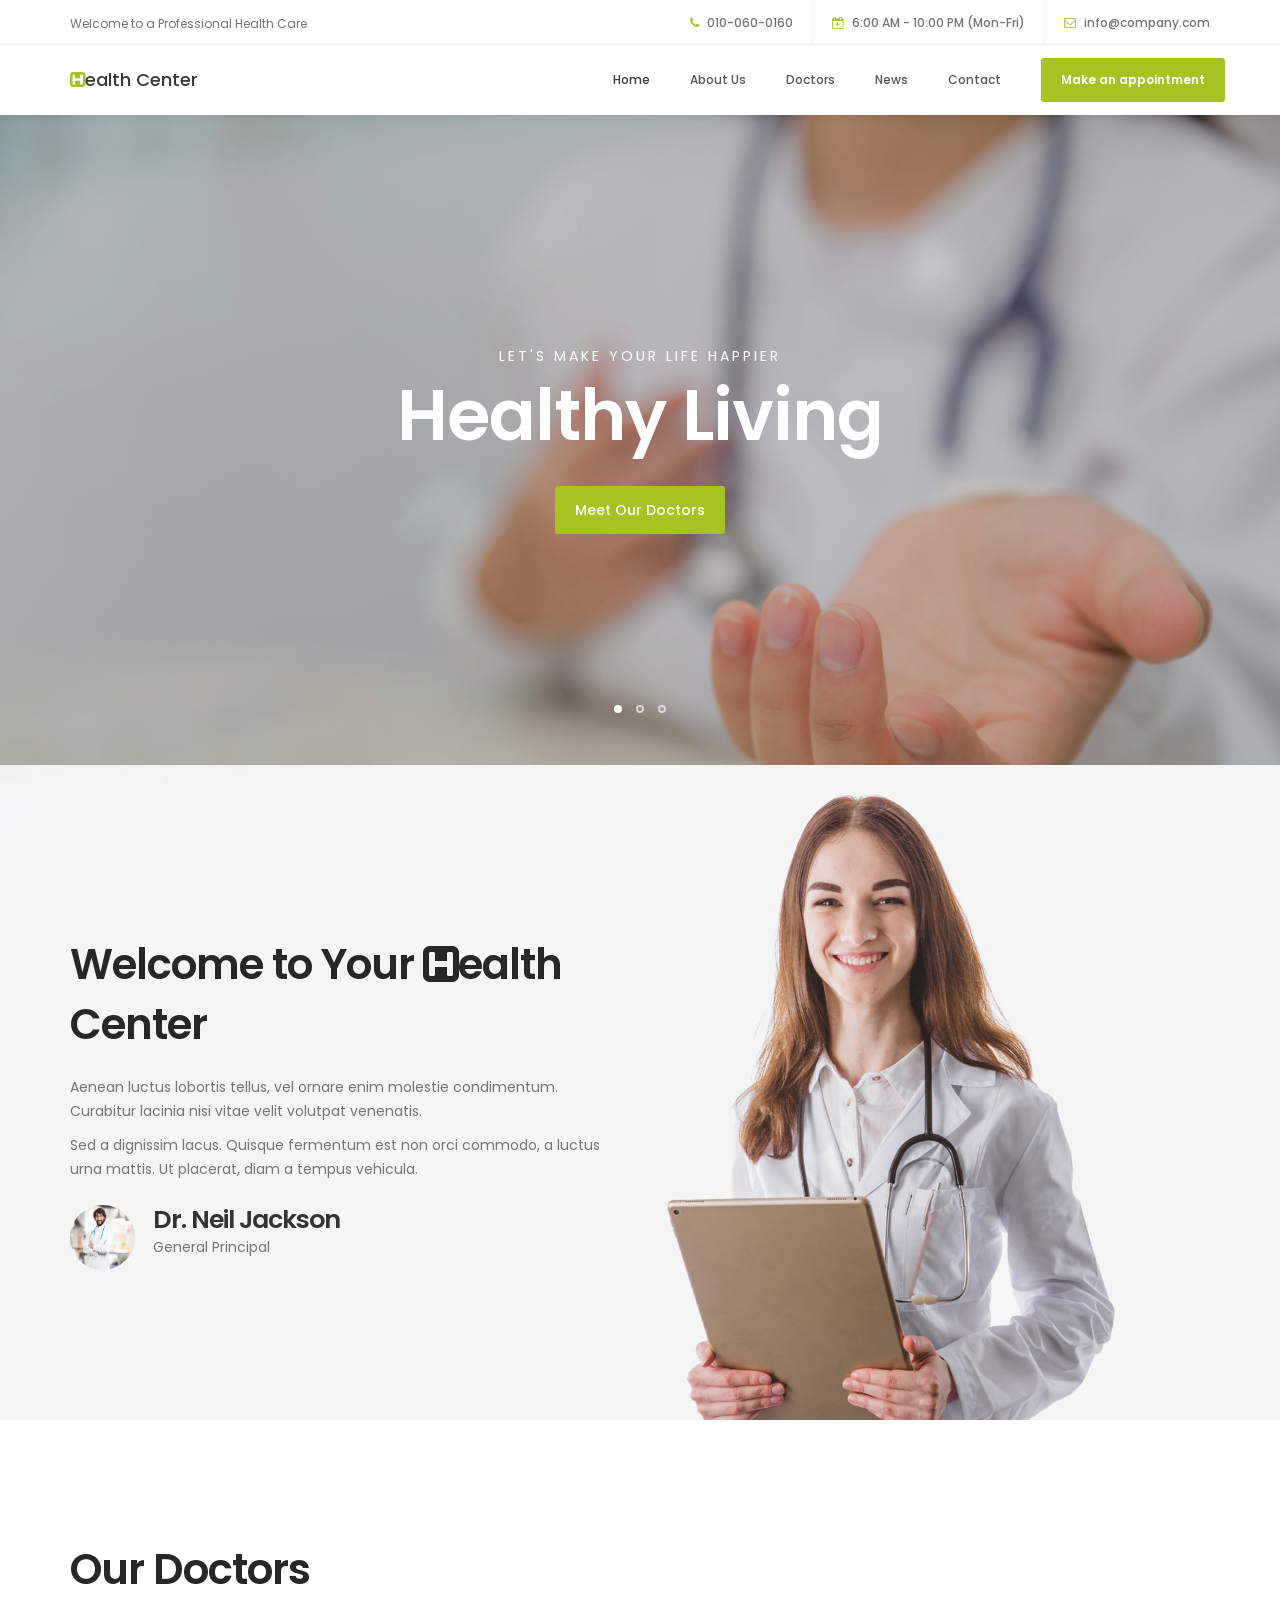
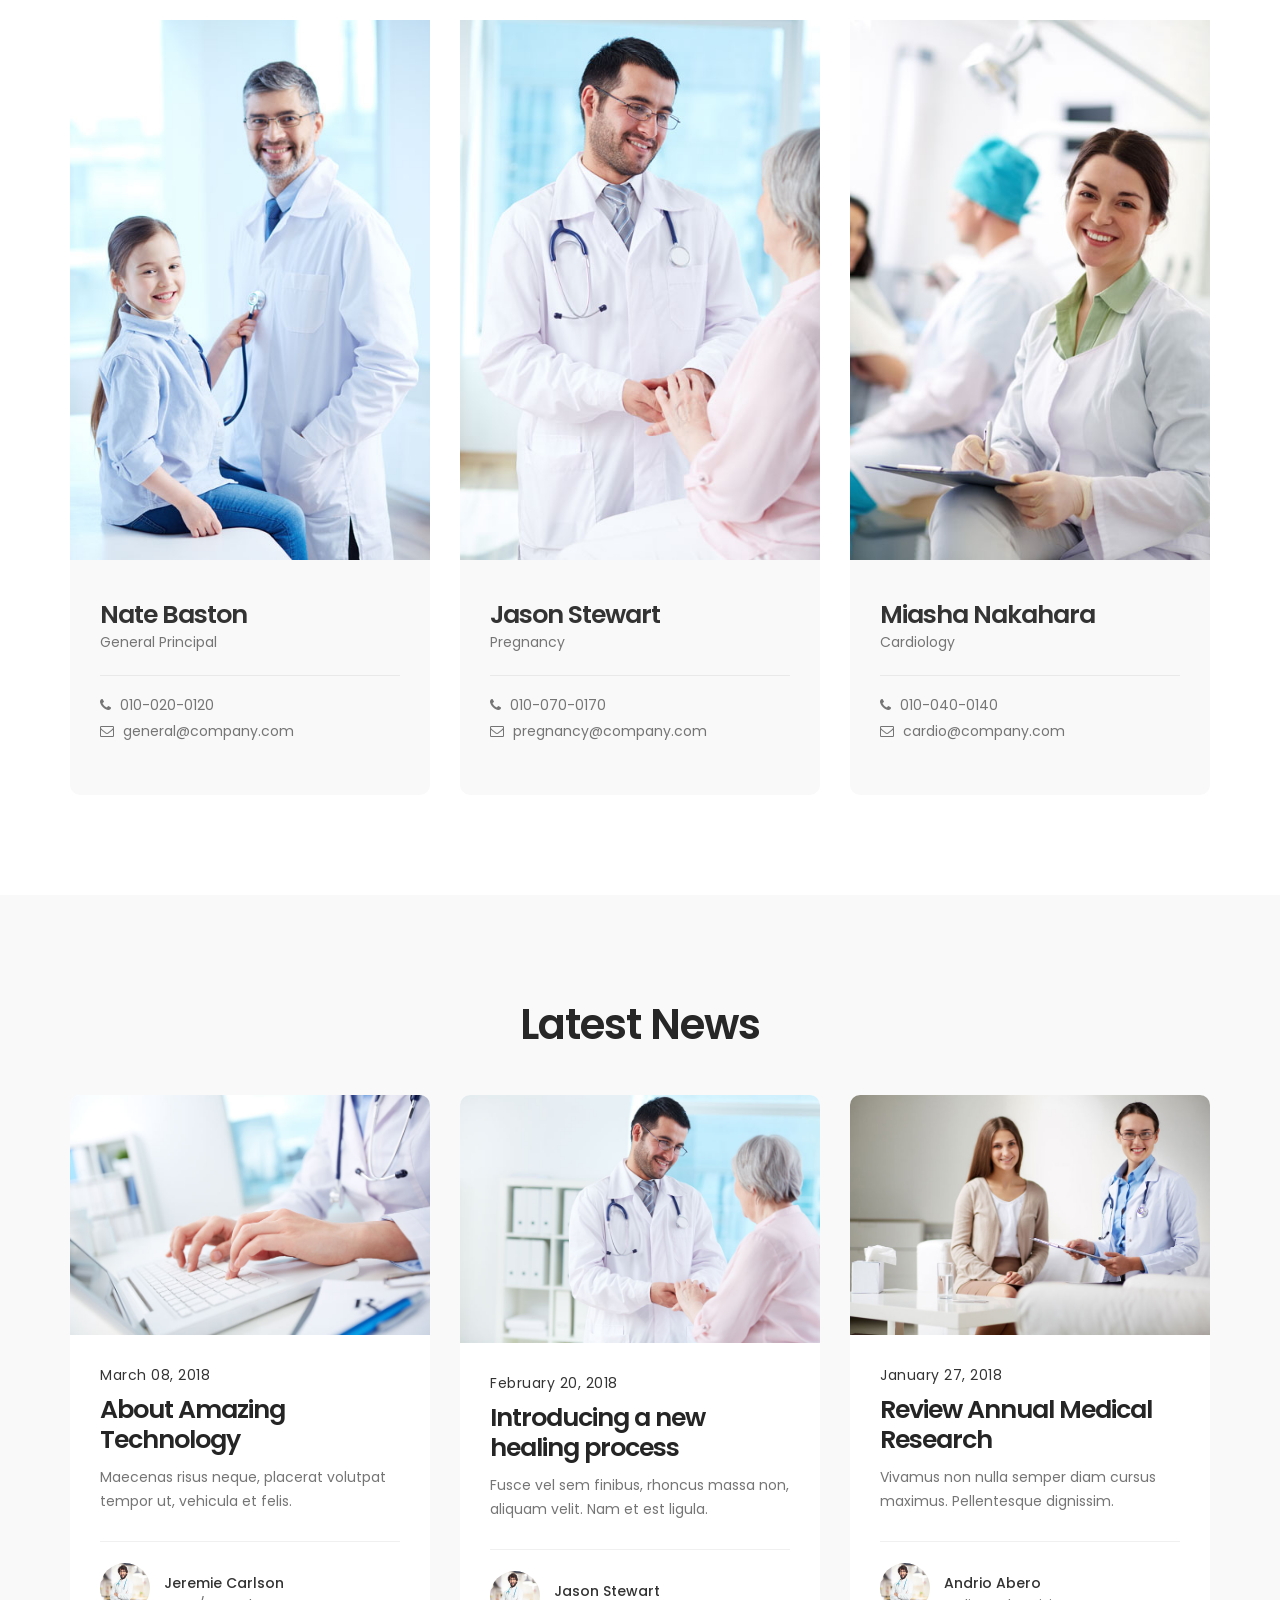
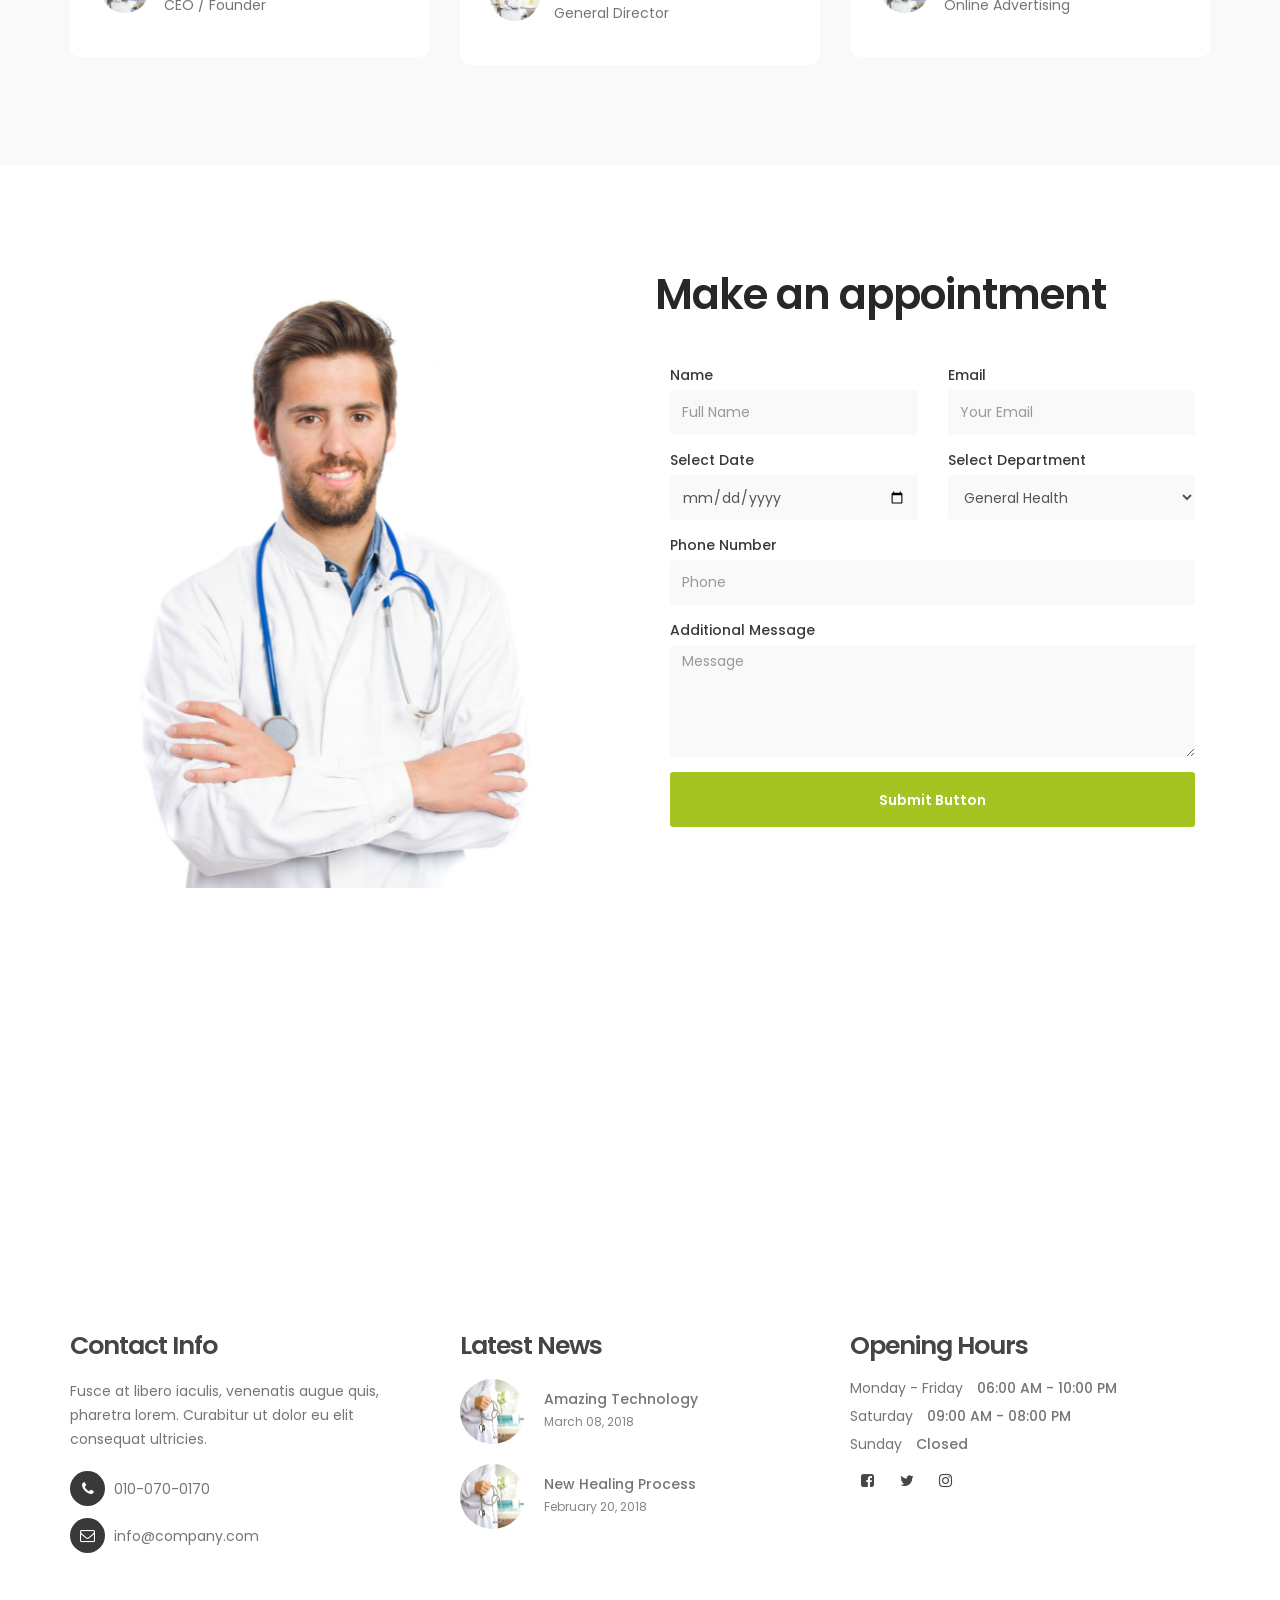
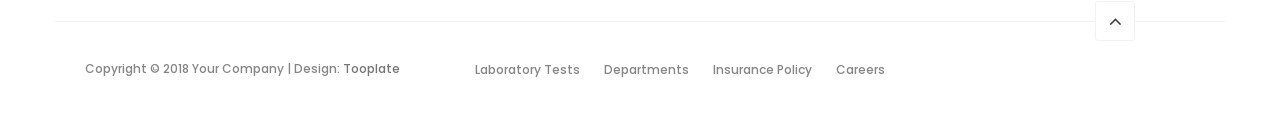
<file: 2098_health/index.html>
<!DOCTYPE html>
<html lang="en">
<head>

     <title>Health - Medical Website Template</title>
<!--

Template 2098 Health

http://www.tooplate.com/view/2098-health

-->
     <meta charset="UTF-8">
     <meta http-equiv="X-UA-Compatible" content="IE=Edge">
     <meta name="description" content="">
     <meta name="keywords" content="">
     <meta name="author" content="Tooplate">
     <meta name="viewport" content="width=device-width, initial-scale=1, maximum-scale=1">

     <link rel="stylesheet" href="css/bootstrap.min.css">
     <link rel="stylesheet" href="css/font-awesome.min.css">
     <link rel="stylesheet" href="css/animate.css">
     <link rel="stylesheet" href="css/owl.carousel.css">
     <link rel="stylesheet" href="css/owl.theme.default.min.css">

     <!-- MAIN CSS -->
     <link rel="stylesheet" href="css/tooplate-style.css">

</head>
<body id="top" data-spy="scroll" data-target=".navbar-collapse" data-offset="50">

     <!-- PRE LOADER -->
     <section class="preloader">
          <div class="spinner">

               <span class="spinner-rotate"></span>
               
          </div>
     </section>


     <!-- HEADER -->
     <header>
          <div class="container">
               <div class="row">

                    <div class="col-md-4 col-sm-5">
                         <p>Welcome to a Professional Health Care</p>
                    </div>
                         
                    <div class="col-md-8 col-sm-7 text-align-right">
                         <span class="phone-icon"><i class="fa fa-phone"></i> 010-060-0160</span>
                         <span class="date-icon"><i class="fa fa-calendar-plus-o"></i> 6:00 AM - 10:00 PM (Mon-Fri)</span>
                         <span class="email-icon"><i class="fa fa-envelope-o"></i> <a href="#">info@company.com</a></span>
                    </div>

               </div>
          </div>
     </header>


     <!-- MENU -->
     <section class="navbar navbar-default navbar-static-top" role="navigation">
          <div class="container">

               <div class="navbar-header">
                    <button class="navbar-toggle" data-toggle="collapse" data-target=".navbar-collapse">
                         <span class="icon icon-bar"></span>
                         <span class="icon icon-bar"></span>
                         <span class="icon icon-bar"></span>
                    </button>

                    <!-- lOGO TEXT HERE -->
                    <a href="index.html" class="navbar-brand"><i class="fa fa-h-square"></i>ealth Center</a>
               </div>

               <!-- MENU LINKS -->
               <div class="collapse navbar-collapse">
                    <ul class="nav navbar-nav navbar-right">
                         <li><a href="#top" class="smoothScroll">Home</a></li>
                         <li><a href="#about" class="smoothScroll">About Us</a></li>
                         <li><a href="#team" class="smoothScroll">Doctors</a></li>
                         <li><a href="#news" class="smoothScroll">News</a></li>
                         <li><a href="#google-map" class="smoothScroll">Contact</a></li>
                         <li class="appointment-btn"><a href="#appointment">Make an appointment</a></li>
                    </ul>
               </div>

          </div>
     </section>


     <!-- HOME -->
     <section id="home" class="slider" data-stellar-background-ratio="0.5">
          <div class="container">
               <div class="row">

                         <div class="owl-carousel owl-theme">
                              <div class="item item-first">
                                   <div class="caption">
                                        <div class="col-md-offset-1 col-md-10">
                                             <h3>Let's make your life happier</h3>
                                             <h1>Healthy Living</h1>
                                             <a href="#team" class="section-btn btn btn-default smoothScroll">Meet Our Doctors</a>
                                        </div>
                                   </div>
                              </div>

                              <div class="item item-second">
                                   <div class="caption">
                                        <div class="col-md-offset-1 col-md-10">
                                             <h3>Aenean luctus lobortis tellus</h3>
                                             <h1>New Lifestyle</h1>
                                             <a href="#about" class="section-btn btn btn-default btn-gray smoothScroll">More About Us</a>
                                        </div>
                                   </div>
                              </div>

                              <div class="item item-third">
                                   <div class="caption">
                                        <div class="col-md-offset-1 col-md-10">
                                             <h3>Pellentesque nec libero nisi</h3>
                                             <h1>Your Health Benefits</h1>
                                             <a href="#news" class="section-btn btn btn-default btn-blue smoothScroll">Read Stories</a>
                                        </div>
                                   </div>
                              </div>
                         </div>

               </div>
          </div>
     </section>


     <!-- ABOUT -->
     <section id="about">
          <div class="container">
               <div class="row">

                    <div class="col-md-6 col-sm-6">
                         <div class="about-info">
                              <h2 class="wow fadeInUp" data-wow-delay="0.6s">Welcome to Your <i class="fa fa-h-square"></i>ealth Center</h2>
                              <div class="wow fadeInUp" data-wow-delay="0.8s">
                                   <p>Aenean luctus lobortis tellus, vel ornare enim molestie condimentum. Curabitur lacinia nisi vitae velit volutpat venenatis.</p>
                                   <p>Sed a dignissim lacus. Quisque fermentum est non orci commodo, a luctus urna mattis. Ut placerat, diam a tempus vehicula.</p>
                              </div>
                              <figure class="profile wow fadeInUp" data-wow-delay="1s">
                                   <img src="images/author-image.jpg" class="img-responsive" alt="">
                                   <figcaption>
                                        <h3>Dr. Neil Jackson</h3>
                                        <p>General Principal</p>
                                   </figcaption>
                              </figure>
                         </div>
                    </div>
                    
               </div>
          </div>
     </section>


     <!-- TEAM -->
     <section id="team" data-stellar-background-ratio="1">
          <div class="container">
               <div class="row">

                    <div class="col-md-6 col-sm-6">
                         <div class="about-info">
                              <h2 class="wow fadeInUp" data-wow-delay="0.1s">Our Doctors</h2>
                         </div>
                    </div>

                    <div class="clearfix"></div>

                    <div class="col-md-4 col-sm-6">
                         <div class="team-thumb wow fadeInUp" data-wow-delay="0.2s">
                              <img src="images/team-image1.jpg" class="img-responsive" alt="">

                                   <div class="team-info">
                                        <h3>Nate Baston</h3>
                                        <p>General Principal</p>
                                        <div class="team-contact-info">
                                             <p><i class="fa fa-phone"></i> 010-020-0120</p>
                                             <p><i class="fa fa-envelope-o"></i> <a href="#">general@company.com</a></p>
                                        </div>
                                        <ul class="social-icon">
                                             <li><a href="#" class="fa fa-linkedin-square"></a></li>
                                             <li><a href="#" class="fa fa-envelope-o"></a></li>
                                        </ul>
                                   </div>

                         </div>
                    </div>

                    <div class="col-md-4 col-sm-6">
                         <div class="team-thumb wow fadeInUp" data-wow-delay="0.4s">
                              <img src="images/team-image2.jpg" class="img-responsive" alt="">

                                   <div class="team-info">
                                        <h3>Jason Stewart</h3>
                                        <p>Pregnancy</p>
                                        <div class="team-contact-info">
                                             <p><i class="fa fa-phone"></i> 010-070-0170</p>
                                             <p><i class="fa fa-envelope-o"></i> <a href="#">pregnancy@company.com</a></p>
                                        </div>
                                        <ul class="social-icon">
                                             <li><a href="#" class="fa fa-facebook-square"></a></li>
                                             <li><a href="#" class="fa fa-envelope-o"></a></li>
                                             <li><a href="#" class="fa fa-flickr"></a></li>
                                        </ul>
                                   </div>

                         </div>
                    </div>

                    <div class="col-md-4 col-sm-6">
                         <div class="team-thumb wow fadeInUp" data-wow-delay="0.6s">
                              <img src="images/team-image3.jpg" class="img-responsive" alt="">

                                   <div class="team-info">
                                        <h3>Miasha Nakahara</h3>
                                        <p>Cardiology</p>
                                        <div class="team-contact-info">
                                             <p><i class="fa fa-phone"></i> 010-040-0140</p>
                                             <p><i class="fa fa-envelope-o"></i> <a href="#">cardio@company.com</a></p>
                                        </div>
                                        <ul class="social-icon">
                                             <li><a href="#" class="fa fa-twitter"></a></li>
                                             <li><a href="#" class="fa fa-envelope-o"></a></li>
                                        </ul>
                                   </div>

                         </div>
                    </div>
                    
               </div>
          </div>
     </section>


     <!-- NEWS -->
     <section id="news" data-stellar-background-ratio="2.5">
          <div class="container">
               <div class="row">

                    <div class="col-md-12 col-sm-12">
                         <!-- SECTION TITLE -->
                         <div class="section-title wow fadeInUp" data-wow-delay="0.1s">
                              <h2>Latest News</h2>
                         </div>
                    </div>

                    <div class="col-md-4 col-sm-6">
                         <!-- NEWS THUMB -->
                         <div class="news-thumb wow fadeInUp" data-wow-delay="0.4s">
                              <a href="news-detail.html">
                                   <img src="images/news-image1.jpg" class="img-responsive" alt="">
                              </a>
                              <div class="news-info">
                                   <span>March 08, 2018</span>
                                   <h3><a href="news-detail.html">About Amazing Technology</a></h3>
                                   <p>Maecenas risus neque, placerat volutpat tempor ut, vehicula et felis.</p>
                                   <div class="author">
                                        <img src="images/author-image.jpg" class="img-responsive" alt="">
                                        <div class="author-info">
                                             <h5>Jeremie Carlson</h5>
                                             <p>CEO / Founder</p>
                                        </div>
                                   </div>
                              </div>
                         </div>
                    </div>

                    <div class="col-md-4 col-sm-6">
                         <!-- NEWS THUMB -->
                         <div class="news-thumb wow fadeInUp" data-wow-delay="0.6s">
                              <a href="news-detail.html">
                                   <img src="images/news-image2.jpg" class="img-responsive" alt="">
                              </a>
                              <div class="news-info">
                                   <span>February 20, 2018</span>
                                   <h3><a href="news-detail.html">Introducing a new healing process</a></h3>
                                   <p>Fusce vel sem finibus, rhoncus massa non, aliquam velit. Nam et est ligula.</p>
                                   <div class="author">
                                        <img src="images/author-image.jpg" class="img-responsive" alt="">
                                        <div class="author-info">
                                             <h5>Jason Stewart</h5>
                                             <p>General Director</p>
                                        </div>
                                   </div>
                              </div>
                         </div>
                    </div>

                    <div class="col-md-4 col-sm-6">
                         <!-- NEWS THUMB -->
                         <div class="news-thumb wow fadeInUp" data-wow-delay="0.8s">
                              <a href="news-detail.html">
                                   <img src="images/news-image3.jpg" class="img-responsive" alt="">
                              </a>
                              <div class="news-info">
                                   <span>January 27, 2018</span>
                                   <h3><a href="news-detail.html">Review Annual Medical Research</a></h3>
                                   <p>Vivamus non nulla semper diam cursus maximus. Pellentesque dignissim.</p>
                                   <div class="author">
                                        <img src="images/author-image.jpg" class="img-responsive" alt="">
                                        <div class="author-info">
                                             <h5>Andrio Abero</h5>
                                             <p>Online Advertising</p>
                                        </div>
                                   </div>
                              </div>
                         </div>
                    </div>

               </div>
          </div>
     </section>


     <!-- MAKE AN APPOINTMENT -->
     <section id="appointment" data-stellar-background-ratio="3">
          <div class="container">
               <div class="row">

                    <div class="col-md-6 col-sm-6">
                         <img src="images/appointment-image.jpg" class="img-responsive" alt="">
                    </div>

                    <div class="col-md-6 col-sm-6">
                         <!-- CONTACT FORM HERE -->
                         <form id="appointment-form" role="form" method="post" action="#">

                              <!-- SECTION TITLE -->
                              <div class="section-title wow fadeInUp" data-wow-delay="0.4s">
                                   <h2>Make an appointment</h2>
                              </div>

                              <div class="wow fadeInUp" data-wow-delay="0.8s">
                                   <div class="col-md-6 col-sm-6">
                                        <label for="name">Name</label>
                                        <input type="text" class="form-control" id="name" name="name" placeholder="Full Name">
                                   </div>

                                   <div class="col-md-6 col-sm-6">
                                        <label for="email">Email</label>
                                        <input type="email" class="form-control" id="email" name="email" placeholder="Your Email">
                                   </div>

                                   <div class="col-md-6 col-sm-6">
                                        <label for="date">Select Date</label>
                                        <input type="date" name="date" value="" class="form-control">
                                   </div>

                                   <div class="col-md-6 col-sm-6">
                                        <label for="select">Select Department</label>
                                        <select class="form-control">
                                             <option>General Health</option>
                                             <option>Cardiology</option>
                                             <option>Dental</option>
                                             <option>Medical Research</option>
                                        </select>
                                   </div>

                                   <div class="col-md-12 col-sm-12">
                                        <label for="telephone">Phone Number</label>
                                        <input type="tel" class="form-control" id="phone" name="phone" placeholder="Phone">
                                        <label for="Message">Additional Message</label>
                                        <textarea class="form-control" rows="5" id="message" name="message" placeholder="Message"></textarea>
                                        <button type="submit" class="form-control" id="cf-submit" name="submit">Submit Button</button>
                                   </div>
                              </div>
                        </form>
                    </div>

               </div>
          </div>
     </section>


     <!-- GOOGLE MAP -->
     <section id="google-map">
     <!-- How to change your own map point
            1. Go to Google Maps
            2. Click on your location point
            3. Click "Share" and choose "Embed map" tab
            4. Copy only URL and paste it within the src="" field below
	-->
          <iframe src="https://www.google.com/maps/embed?pb=!1m18!1m12!1m3!1d3647.3030413476204!2d100.5641230193719!3d13.757206847615207!2m3!1f0!2f0!3f0!3m2!1i1024!2i768!4f13.1!3m3!1m2!1s0x0%3A0xf51ce6427b7918fc!2sG+Tower!5e0!3m2!1sen!2sth!4v1510722015945" width="100%" height="350" frameborder="0" style="border:0" allowfullscreen></iframe>
     </section>           


     <!-- FOOTER -->
     <footer data-stellar-background-ratio="5">
          <div class="container">
               <div class="row">

                    <div class="col-md-4 col-sm-4">
                         <div class="footer-thumb"> 
                              <h4 class="wow fadeInUp" data-wow-delay="0.4s">Contact Info</h4>
                              <p>Fusce at libero iaculis, venenatis augue quis, pharetra lorem. Curabitur ut dolor eu elit consequat ultricies.</p>

                              <div class="contact-info">
                                   <p><i class="fa fa-phone"></i> 010-070-0170</p>
                                   <p><i class="fa fa-envelope-o"></i> <a href="#">info@company.com</a></p>
                              </div>
                         </div>
                    </div>

                    <div class="col-md-4 col-sm-4"> 
                         <div class="footer-thumb"> 
                              <h4 class="wow fadeInUp" data-wow-delay="0.4s">Latest News</h4>
                              <div class="latest-stories">
                                   <div class="stories-image">
                                        <a href="#"><img src="images/news-image.jpg" class="img-responsive" alt=""></a>
                                   </div>
                                   <div class="stories-info">
                                        <a href="#"><h5>Amazing Technology</h5></a>
                                        <span>March 08, 2018</span>
                                   </div>
                              </div>

                              <div class="latest-stories">
                                   <div class="stories-image">
                                        <a href="#"><img src="images/news-image.jpg" class="img-responsive" alt=""></a>
                                   </div>
                                   <div class="stories-info">
                                        <a href="#"><h5>New Healing Process</h5></a>
                                        <span>February 20, 2018</span>
                                   </div>
                              </div>
                         </div>
                    </div>

                    <div class="col-md-4 col-sm-4"> 
                         <div class="footer-thumb">
                              <div class="opening-hours">
                                   <h4 class="wow fadeInUp" data-wow-delay="0.4s">Opening Hours</h4>
                                   <p>Monday - Friday <span>06:00 AM - 10:00 PM</span></p>
                                   <p>Saturday <span>09:00 AM - 08:00 PM</span></p>
                                   <p>Sunday <span>Closed</span></p>
                              </div> 

                              <ul class="social-icon">
                                   <li><a href="#" class="fa fa-facebook-square" attr="facebook icon"></a></li>
                                   <li><a href="#" class="fa fa-twitter"></a></li>
                                   <li><a href="#" class="fa fa-instagram"></a></li>
                              </ul>
                         </div>
                    </div>

                    <div class="col-md-12 col-sm-12 border-top">
                         <div class="col-md-4 col-sm-6">
                              <div class="copyright-text"> 
                                   <p>Copyright &copy; 2018 Your Company 
                                   
                                   | Design: <a rel="nofollow" href="https://www.facebook.com/tooplate" target="_parent">Tooplate</a></p>
                              </div>
                         </div>
                         <div class="col-md-6 col-sm-6">
                              <div class="footer-link"> 
                                   <a href="#">Laboratory Tests</a>
                                   <a href="#">Departments</a>
                                   <a href="#">Insurance Policy</a>
                                   <a href="#">Careers</a>
                              </div>
                         </div>
                         <div class="col-md-2 col-sm-2 text-align-center">
                              <div class="angle-up-btn"> 
                                  <a href="#top" class="smoothScroll wow fadeInUp" data-wow-delay="1.2s"><i class="fa fa-angle-up"></i></a>
                              </div>
                         </div>   
                    </div>
                    
               </div>
          </div>
     </footer>

     <!-- SCRIPTS -->
     <script src="js/jquery.js"></script>
     <script src="js/bootstrap.min.js"></script>
     <script src="js/jquery.sticky.js"></script>
     <script src="js/jquery.stellar.min.js"></script>
     <script src="js/wow.min.js"></script>
     <script src="js/smoothscroll.js"></script>
     <script src="js/owl.carousel.min.js"></script>
     <script src="js/custom.js"></script>

</body>
</html>
</file>
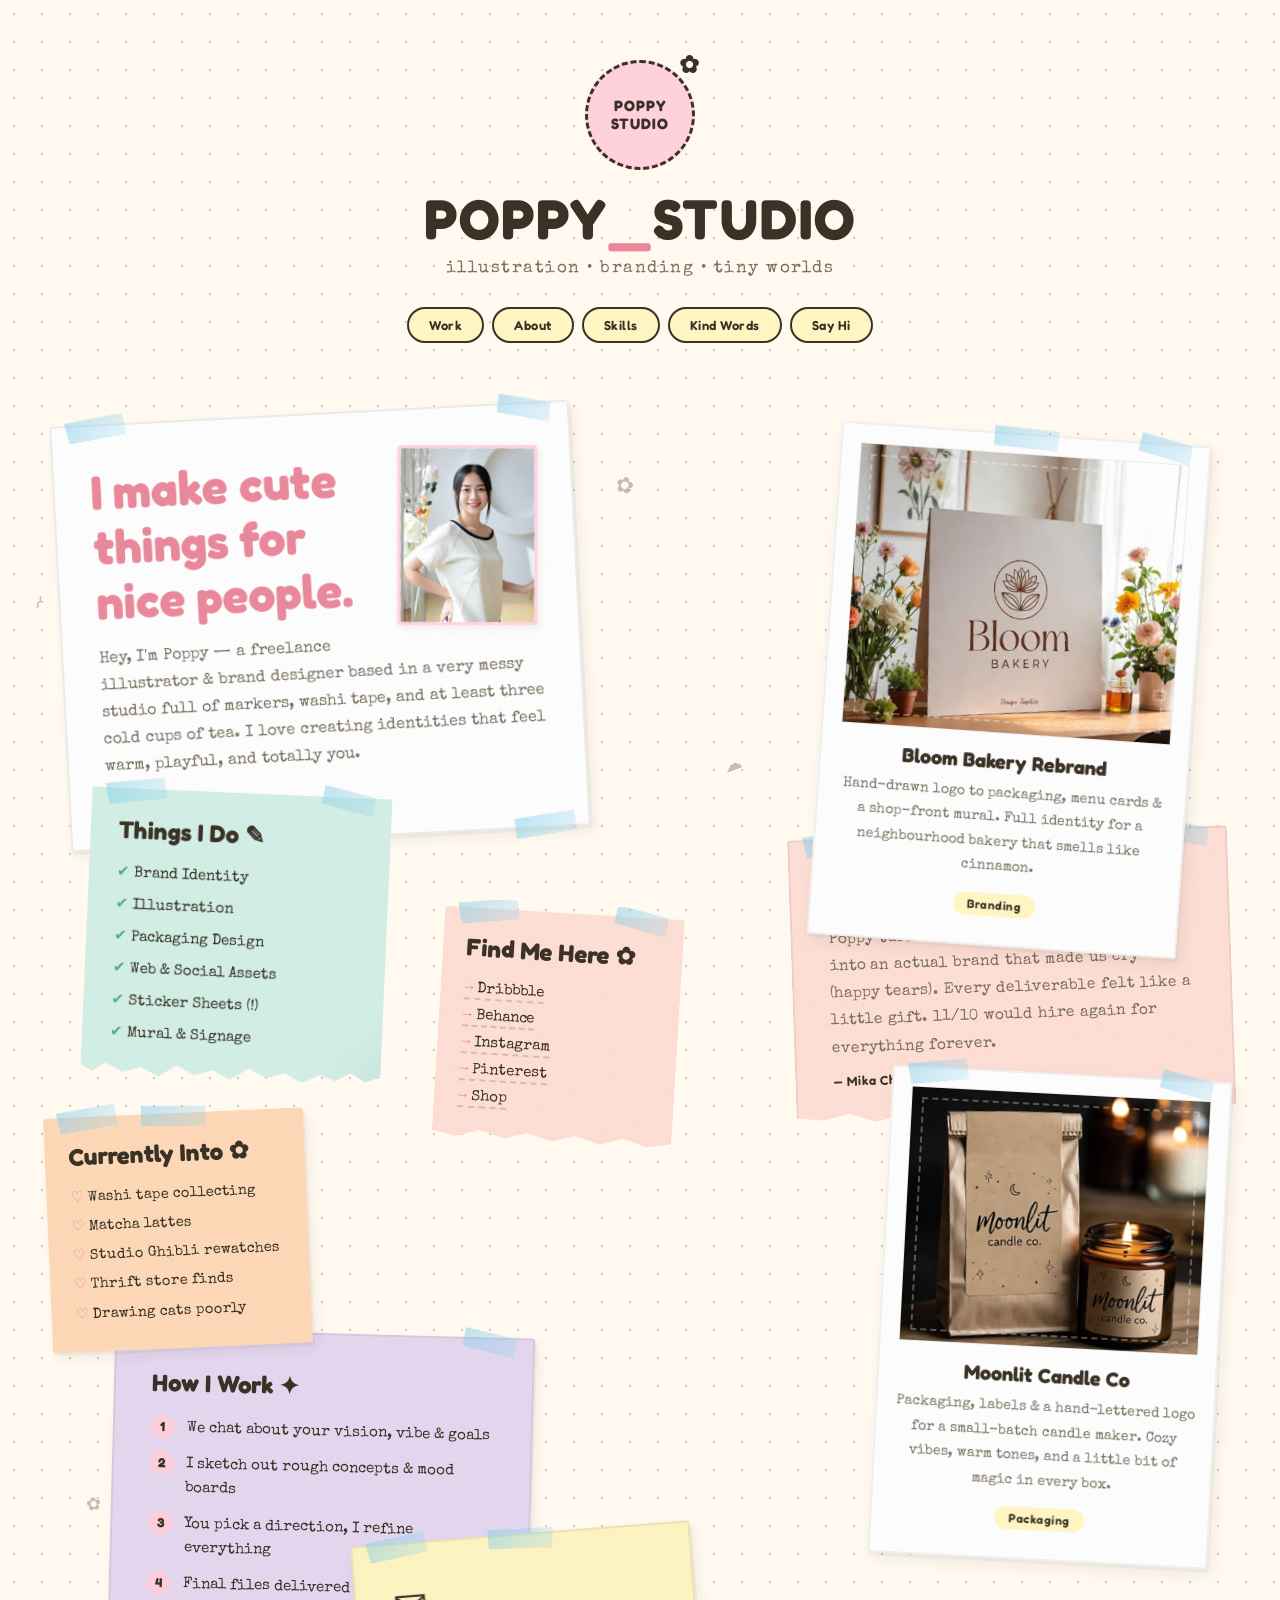
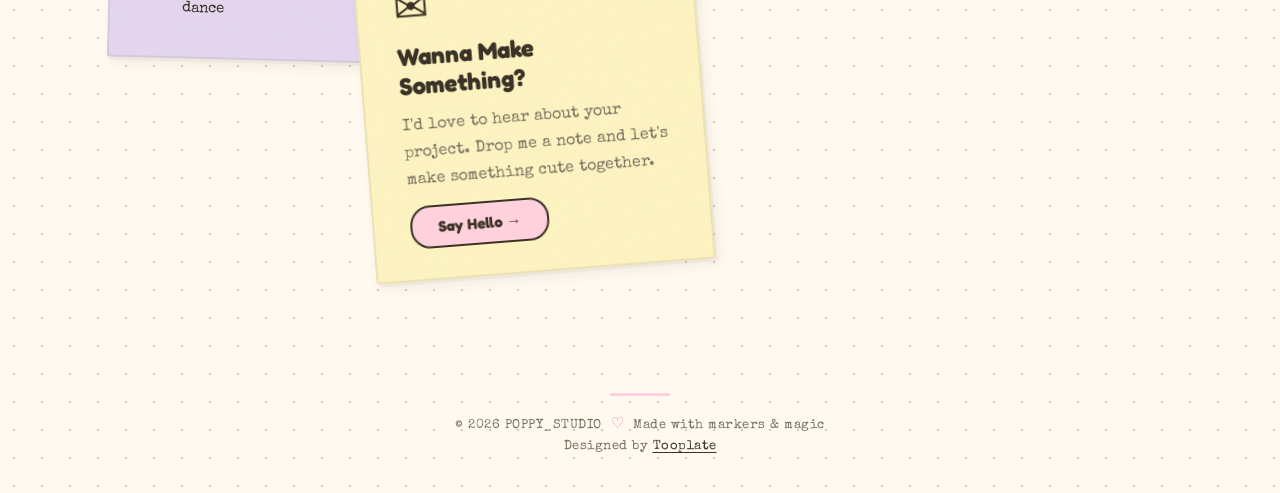
<file: 2157_poppy_studio/index.html>
<!DOCTYPE html>
<html lang="en">
<head>
<meta charset="UTF-8">
<meta name="viewport" content="width=device-width, initial-scale=1.0">
<title>POPPY_STUDIO — Mood Board Portfolio</title>
<link rel="preconnect" href="https://fonts.googleapis.com">
<link rel="preconnect" href="https://fonts.gstatic.com" crossorigin>
<link href="https://fonts.googleapis.com/css2?family=Fredoka:wght@400;600;700&family=Special+Elite&display=swap" rel="stylesheet">
<link rel="stylesheet" href="tooplate-poppy-studio.css">
<!--

Tooplate 2157 Poppy Studio

https://www.tooplate.com/view/2157-poppy-studio

Free HTML CSS Template

-->
</head>
<body>

<!-- HEADER -->
<header class="site-header">
  <div class="logo-badge">POPPY<br>STUDIO</div>
  <h1 class="site-title">POPPY<span>_</span>STUDIO</h1>
  <p class="site-tagline">illustration &bull; branding &bull; tiny worlds</p>
  <nav class="nav-strip">
    <a href="#work">Work</a>
    <a href="#about">About</a>
    <a href="#skills">Skills</a>
    <a href="#kind-words">Kind Words</a>
    <a href="#say-hi">Say Hi</a>
  </nav>
</header>

<!-- BOARD -->
<section class="board" id="work">
  <span class="doodle doodle--1">✿</span>
  <span class="doodle doodle--2">☁</span>
  <span class="doodle doodle--3">♡</span>
  <span class="doodle doodle--4">✦</span>
  <span class="doodle doodle--5">⌇</span>

  <span class="doodle doodle--6">✿</span>

  <!-- NOTE 1 — Hero / Intro -->
  <article class="note note--1 paper-grain" id="about">
    <div class="drag-handle drag-handle--top"></div>
    <div class="drag-handle drag-handle--bottom"></div>
    <div class="sparkles"><span class="sparkle-dot">✦</span><span class="sparkle-dot">✦</span><span class="sparkle-dot">✧</span></div>
    <div class="tape tape-tl"></div>
    <div class="tape tape-tr"></div>
    <div class="tape tape-br"></div>
    <img src="images/tooplate-poppy-profile.jpg" alt="Poppy" class="profile-pic">
    <p class="note-hero-text">I make cute things for nice people.</p>
    <p class="note-body">
      Hey, I'm Poppy — a freelance illustrator &amp; brand designer
      based in a very messy studio full of markers, washi tape,
      and at least three cold cups of tea. I love creating
      identities that feel warm, playful, and totally you.
    </p>
    <span class="note-tag">✦ About Me</span>
  </article>

  <!-- NOTE 2 — Polaroid Project Card -->
  <article class="note note--2 paper-grain">
    <div class="drag-handle drag-handle--top"></div>
    <div class="drag-handle drag-handle--bottom"></div>
    <div class="sparkles"><span class="sparkle-dot">✦</span><span class="sparkle-dot">✦</span><span class="sparkle-dot">✧</span></div>
    <div class="tape tape-tc"></div>
    <div class="tape tape-tr"></div>
    <div class="polaroid-frame">
      <img src="images/tooplate-poppy-image-01.jpg" alt="Bloom Bakery project">
    </div>
    <div class="polaroid-caption">
      <h2 class="note-title">Bloom Bakery Rebrand</h2>
      <p class="note-body">
        Hand-drawn logo to packaging, menu cards &amp;
        a shop-front mural. Full identity for a
        neighbourhood bakery that smells like cinnamon.
      </p>
      <span class="note-tag">Branding</span>
    </div>
  </article>

  <!-- NOTE 3 — Sticky Note / Skills -->
  <article class="note note--3 paper-grain" id="skills">
    <div class="drag-handle drag-handle--top"></div>
    <div class="drag-handle drag-handle--bottom"></div>
    <div class="sparkles"><span class="sparkle-dot">✦</span><span class="sparkle-dot">✦</span><span class="sparkle-dot">✧</span></div>
    <div class="tape tape-tl"></div>
    <div class="tape tape-tr"></div>
    <h2 class="note-title">Things I Do ✎</h2>
    <ul class="checklist">
      <li>Brand Identity</li>
      <li>Illustration</li>
      <li>Packaging Design</li>
      <li>Web &amp; Social Assets</li>
      <li>Sticker Sheets (!)</li>
      <li>Mural &amp; Signage</li>
    </ul>
  </article>

  <!-- NOTE 4 — Testimonial (torn paper) -->
  <article class="note note--4 paper-grain" id="kind-words">
    <div class="drag-handle drag-handle--top"></div>
    <div class="drag-handle drag-handle--bottom"></div>
    <div class="sparkles"><span class="sparkle-dot">✦</span><span class="sparkle-dot">✦</span><span class="sparkle-dot">✧</span></div>
    <div class="tape tape-tl"></div>
    <div class="tape tape-tr"></div>
    <div class="quote-mark">"</div>
    <p class="note-body">
      Poppy turned our vague Pinterest board into an actual
      brand that made us cry (happy tears). Every deliverable
      felt like a little gift. 11/10 would hire again for
      everything forever.
    </p>
    <p class="attribution">— Mika Chen, Bloom Bakery</p>
  </article>

  <!-- NOTE 6 — Second Project Card -->
  <article class="note note--6 paper-grain">
    <div class="drag-handle drag-handle--top"></div>
    <div class="drag-handle drag-handle--bottom"></div>
    <div class="sparkles"><span class="sparkle-dot">✦</span><span class="sparkle-dot">✦</span><span class="sparkle-dot">✧</span></div>
    <div class="tape tape-tl"></div>
    <div class="tape tape-tr"></div>
    <div class="polaroid-frame">
      <img src="images/tooplate-poppy-image-02.jpg" alt="Moonlit Candle Co project">
    </div>
    <div class="polaroid-caption">
      <h2 class="note-title">Moonlit Candle Co</h2>
      <p class="note-body">
        Packaging, labels &amp; a hand-lettered logo for
        a small-batch candle maker. Cozy vibes, warm
        tones, and a little bit of magic in every box.
      </p>
      <span class="note-tag">Packaging</span>
    </div>
  </article>

  <!-- NOTE 7 — Currently Into -->
  <article class="note note--7 paper-grain">
    <div class="drag-handle drag-handle--top"></div>
    <div class="drag-handle drag-handle--bottom"></div>
    <div class="sparkles"><span class="sparkle-dot">✦</span><span class="sparkle-dot">✦</span><span class="sparkle-dot">✧</span></div>
    <div class="tape tape-tc"></div>
    <div class="tape tape-tl"></div>
    <h2 class="note-title">Currently Into ✿</h2>
    <ul class="fun-list">
      <li>Washi tape collecting</li>
      <li>Matcha lattes</li>
      <li>Studio Ghibli rewatches</li>
      <li>Thrift store finds</li>
      <li>Drawing cats poorly</li>
    </ul>
  </article>

  <!-- NOTE 8 — How I Work -->
  <article class="note note--8 paper-grain">
    <div class="drag-handle drag-handle--top"></div>
    <div class="drag-handle drag-handle--bottom"></div>
    <div class="sparkles"><span class="sparkle-dot">✦</span><span class="sparkle-dot">✦</span><span class="sparkle-dot">✧</span></div>
    <div class="tape tape-tl"></div>
    <div class="tape tape-tr"></div>
    <div class="tape tape-br"></div>
    <h2 class="note-title">How I Work ✦</h2>
    <ol class="process-steps">
      <li>We chat about your vision, vibe &amp; goals</li>
      <li>I sketch out rough concepts &amp; mood boards</li>
      <li>You pick a direction, I refine everything</li>
      <li>Final files delivered with a happy dance</li>
    </ol>
  </article>

  <!-- NOTE 9 — Links -->
  <article class="note note--9 paper-grain">
    <div class="drag-handle drag-handle--top"></div>
    <div class="drag-handle drag-handle--bottom"></div>
    <div class="sparkles"><span class="sparkle-dot">✦</span><span class="sparkle-dot">✦</span><span class="sparkle-dot">✧</span></div>
    <div class="tape tape-tl"></div>
    <div class="tape tape-tr"></div>
    <h2 class="note-title">Find Me Here ✿</h2>
    <ul class="link-list">
      <li><a href="#">Dribbble</a></li>
      <li><a href="#">Behance</a></li>
      <li><a href="#">Instagram</a></li>
      <li><a href="#">Pinterest</a></li>
      <li><a href="#">Shop</a></li>
    </ul>
  </article>

  <!-- NOTE 5 — Contact / CTA -->
  <article class="note note--5 paper-grain" id="say-hi">
    <div class="drag-handle drag-handle--top"></div>
    <div class="drag-handle drag-handle--bottom"></div>
    <div class="sparkles"><span class="sparkle-dot">✦</span><span class="sparkle-dot">✦</span><span class="sparkle-dot">✧</span></div>
    <div class="tape tape-tc"></div>
    <div class="tape tape-tl"></div>
    <p class="cta-doodle">✉</p>
    <h2 class="note-title">Wanna Make Something?</h2>
    <p class="note-body">
      I'd love to hear about your project. Drop me a note
      and let's make something cute together.
    </p>
    <a href="#" class="cta-link">Say Hello →</a>
  </article>
</section>

<!-- FOOTER -->
<footer class="site-footer">
  <hr class="footer-line">
  <p>&copy; 2026 POPPY_STUDIO &nbsp;<span class="footer-heart">♡</span>&nbsp; Made with markers &amp; magic</p>
  <p style="margin-top:8px">Designed by <a href="https://www.tooplate.com/" rel="nofollow" style="color:var(--ink);text-decoration:underline;text-underline-offset:3px">Tooplate</a></p>
</footer>
<script src="tooplate-poppy-script.js"></script>
</body>
</html>
</file>
<file: 2098_health/css/tooplate-style.css>
/*

Template 2098 Health

http://www.tooplate.com/view/2098-health

*/

  @import url('https://fonts.googleapis.com/css?family=Poppins:400,500,600');

  body {
    background: #ffffff;
    font-family: 'Poppins', sans-serif;
    overflow-x: hidden;
  }


  /*---------------------------------------
     TYPOGRAPHY              
  -----------------------------------------*/

  h1,h2,h3,h4,h5,h6 {
    font-weight: 600;
    line-height: inherit;
  }

  h1,h2,h3,h4 {
    letter-spacing: -1px;
  }

  h5 {
    font-weight: 500;
  }

  h1 {
    color: #252525;
    font-size: 5em;
  }

  h2 {
    color: #272727;
    font-size: 3em;
    padding-bottom: 10px;
  }

  h3 {
    font-size: 1.8em;
    line-height: 1.2em;
    margin-bottom: 0;
  }

  h4 {
    color: #454545;
    font-size: 1.8em;
    padding-bottom: 2px;
  }

  h6 {
    letter-spacing: 0;
    font-weight: normal;
  }

  p {
    color: #757575;
    font-size: 14px;
    font-weight: normal;
    line-height: 24px;
  }


  /*---------------------------------------
     GENERAL               
  -----------------------------------------*/

  html{
    -webkit-font-smoothing: antialiased;
  }

  a {
    color: #252525;
    -webkit-transition: 0.5s;
    transition: 0.5s;
    text-decoration: none !important;
  }

  a:hover, a:active, a:focus {
    color: #a5c422;
    outline: none;
  }

  ::-webkit-scrollbar{
    width: 8px;
    height: 8px;
  }

  ::-webkit-scrollbar-thumb {
    cursor: pointer;
    background: #000000;
  }

  .section-title {
    padding-bottom: 20px;
  }

  .section-title h2 {
    margin-top: 0;
  }

  .section-btn {
    background: #a5c422;
    border: 0;
    border-radius: 3px;
    color: #ffffff;
    font-size: inherit;
    font-weight: 500;
    padding: 14px 20px;
    transition: transform 0.1s ease-in;
    transform: translateX(0);
  }

  .section-btn:hover {
    transform: translateY(-5px);
  }

  .text-align-right {
    text-align: right;
  }

  .text-align-center {
    text-align: center;
  }

  .border-top {
    border-top: 1px solid #f2f2f2;
    margin-top: 4em;
    padding-top: 2.5em;
  }

  .btn-gray {
    background: #393939;
  }

  .btn-blue {
    background: #4267b2;
  }

  .news-thumb {
    background: #ffffff;
    border-radius: 10px;
  }
  .news-thumb img {
    border-radius: 10px 10px 0 0;
  }

  .news-info {
    padding: 30px;
    text-align: left;
  }
  .news-info span {
    display: block;
    letter-spacing: 0.5px;
  }
  .news-info h3 {
    margin-top: 10px;
    margin-bottom: 10px;
  }

  .author {
    border-top: 1px solid #f0f0f0;
    padding-top: 1.5em;
    margin-top: 2em;
  }
  .author img,
  .author .author-info {
    display: inline-block;
    vertical-align: top;
  }
  .author-info h5 {
    margin-bottom: 0;
  }
  .author img {
    border-radius: 100%;
    width: 50px;
    height: 50px;
    margin-right: 10px;
  }


  #about, #team, #news,
  #news-detail {
    position: relative;
    padding-top: 100px;
    padding-bottom: 100px;
  }

  #news, #service {
    text-align: center;
  }

  #google-map {
    line-height: 0;
    margin: 0;
    padding: 0;
  }


  /*---------------------------------------
       PRE LOADER              
  -----------------------------------------*/

  .preloader {
    position: fixed;
    top: 0;
    left: 0;
    width: 100%;
    height: 100%;
    z-index: 99999;
    display: flex;
    flex-flow: row nowrap;
    justify-content: center;
    align-items: center;
    background: none repeat scroll 0 0 #ffffff;
  }

  .spinner {
    border: 1px solid transparent;
    border-radius: 3px;
    position: relative;
  }

  .spinner:before {
    content: '';
    box-sizing: border-box;
    position: absolute;
    top: 50%;
    left: 50%;
    width: 45px;
    height: 45px;
    margin-top: -10px;
    margin-left: -10px;
    border-radius: 50%;
    border: 1px solid #575757;
    border-top-color: #ffffff;
    animation: spinner .9s linear infinite;
  }

  @-webkit-@keyframes spinner {
    to {transform: rotate(360deg);}
  }

  @keyframes spinner {
    to {transform: rotate(360deg);}
  }



  /*---------------------------------------
      MENU              
  -----------------------------------------*/

  header {
    background: #ffffff;
    border-bottom: 1px solid #f2f2f2;
    display: flex;
    height: 45px;
  }

  header .col-md-8 {
    padding-right: 0;
  }

  header p,
  header span {
    font-size: 12px;
    line-height: 24px;
    padding-top: 12px;
  }

  header a,
  header span {
    color: #747474;
  }

  header span {
    font-weight: 500;
    display: inline-block;
    padding: 11px 15px;
  }

  header span.date-icon {
    border-left: 1px solid #f2f2f2;
    border-right: 1px solid #f2f2f2;
    padding-right: 19px;
    padding-left: 19px;
  }

  header span i {
    color: #a5c422;
    margin-right: 5px;
  }



  /*---------------------------------------
      MENU              
  -----------------------------------------*/

  .navbar-default {
    background: #ffffff;
    box-shadow: 0 2px 8px rgba(0,0,0,.075);
    border: none;
    margin-bottom: 0;
    padding: 10px;
  }

  .navbar-default .navbar-brand {
    color: #393939;
    font-weight: 500;
  }

  .navbar-default .navbar-brand .fa {
    color: #a5c422;
  }

  .navbar-default .navbar-nav li.appointment-btn {
    margin: 3px 0 0 20px;
  }

  .navbar-default .navbar-nav li.appointment-btn a {
    background: #a5c422;
    border-radius: 3px;
    color: #ffffff;
    font-weight: 600;
    padding-top: 12px;
    padding-bottom: 12px;
  }

  .navbar-default .navbar-nav li.appointment-btn a:hover {
    background: #4267b2;
    color: #ffffff !important;
  }

  .navbar-default .navbar-nav li a {
    color: #555555;
    font-size: 12px;
    font-weight: 500;
    padding-right: 20px;
    padding-left: 20px;
    -webkit-transition: all ease-in-out 0.4s;
    transition: all ease-in-out 0.4s;
  }

  .navbar-default .navbar-nav > li a:hover {
    color: #393939 !important;
  }

  .navbar-default .navbar-nav > li > a:hover,
  .navbar-default .navbar-nav > li > a:focus {
    color: #555555;
    background-color: transparent;
  }

  .navbar-default .navbar-nav > .active > a,
  .navbar-default .navbar-nav > .active > a:hover,
  .navbar-default .navbar-nav > .active > a:focus {
    color: #393939;
    background-color: transparent;
  }

  .navbar-default .navbar-toggle {
    border: none;
    padding-top: 10px;
  }

  .navbar-default .navbar-toggle .icon-bar {
    background: #393939;
    border-color: transparent;
  }

  .navbar-default .navbar-toggle:hover,
  .navbar-default .navbar-toggle:focus { 
    background-color: transparent;
  }



  /*---------------------------------------
      HOME              
  -----------------------------------------*/

  #home h1 {
    color: #ffffff;
    padding-bottom: 10px;
    margin-top: 0;
  }

  #home h3 {
    color: #ffffff;
    font-size: 14px;
    font-weight: normal;
    line-height: inherit;
    letter-spacing: 3px;
    text-transform: uppercase;
    margin: 0;
  }

  .slider .container {
    width: 100%;
  }

  .slider .owl-dots {
      position: absolute;
      top: 575px;
      width: 100%;
      justify-content: center;
  }

  .owl-theme .owl-dots .owl-dot span {
    width: 8px;
    height: 8px;
    margin: 5px 7px;
    border: 2px solid #d9d9d9;
    background: transparent;
    display: block;
    -webkit-backface-visibility: visible;
    transition: opacity 200ms ease;
    border-radius: 30px;
  }

  .owl-theme .owl-dots .owl-dot.active span, .owl-theme .owl-dots .owl-dot:hover span {
    background-color: #ffffff;
    border-color: transparent;
  }

  .slider .caption {
    display: flex;
    justify-content: center;
    flex-direction: column;
    text-align: center;
    background-color: rgba(20,20,20,0.2);
    height: 100%;
    color: #fff;
    cursor: e-resize;
  }

  .slider .item {
    background-position: inherit;
    background-repeat: no-repeat;
    background-attachment: local;
    background-size: cover;
    height: 650px;
  }

  .slider .item-first {
    background-image: url(../images/slider1.jpg);
  }

  .slider .item-second {
    background-image: url(../images/slider2.jpg);
  }

  .slider .item-third {
    background-image: url(../images/slider3.jpg);
  }


  /*---------------------------------------
      ABOUT              
  -----------------------------------------*/

  #about {
    background: url('../images/about-bg.jpg') no-repeat top center;
    background-size: cover;
    padding-top: 150px;
    padding-bottom: 150px;
  }

  .profile img,
  .profile figcaption {
    display: inline-block;
    vertical-align: top;
    margin-top: 1em;
  }
  .profile img {
    border-radius: 100%;
    width: 65px;
    height: 65px;
    margin-right: 1em;
  }
  .profile figcaption h3 {
    margin-top: 0;
  }

  #about h6 {
    color: #858585;
    margin: 0;
  }



  /*---------------------------------------
      TEAM MEMBERS              
  -----------------------------------------*/

  .team-thumb {
    background-color: #f9f9f9;
    border-radius: 0 0 10px 10px;
    position: relative;
    overflow: hidden;
    cursor: pointer;
  }

  .team-info {
    padding: 20px 30px 0 30px;
  }

  .team-contact-info {
    border-top: 1px solid #e9e9e9;
    padding-top: 1.2em;
    margin-top: 1.5em;
  }

  .team-contact-info .fa {
    margin-right: 5px;
    display: inline-block;
  }

  .team-contact-info p {
    margin-bottom: 2px;
  }

  .team-contact-info a {
    color: #757575;
  }

  .team-thumb .social-icon li {
    font-weight: 500;
  }

  .team-thumb .social-icon li a {
    background: #ffffff;
    border-radius: 100%;
    font-size: 20px;
    width: 50px;
    height: 50px;
    line-height: 50px;
    margin: 0 2px 0 2px;
  }

  .team-thumb .social-icon {
    opacity: 0;
    transform: translateY(100%);
    transition: 0.5s 0.2s;
    text-align: center;
    position: relative;
    top: 0;
  }

  .team-thumb:hover .social-icon {
    opacity: 1;
    transition-delay: 0.3s;
    transform: translateY(0px);
    top: -22em;
  }



  /*---------------------------------------
     SERVICE              
  -----------------------------------------*/

  #service {
    background: #a5c422;
  }

  #service h2,
  #service h4 {
    color: #ffffff;
  }

  #service p {
    color: #d9d9d9;
  }

  #service .service-thumb {
    padding: 0 22px;
  }

  #service .fa {
    font-size: 50px;
    margin-bottom: 10px;
    background: #ffffff;
    color: #a5c422;
    width: 120px;
    height: 120px;
    line-height: 120px;
    border-radius: 100%;
  }


  /*---------------------------------------
      NEWS             
  -----------------------------------------*/

  #news, #news-detail {
    background: #f9f9f9;
  }

  #news-detail blockquote {
    margin: 30px 0;
  }

  .news-detail-thumb .news-image img {
    border-radius: 10px;
  }

  .news-detail-thumb h3 {
    margin-bottom: 8px;
  }

  .news-image {
    margin-bottom: 30px;
    position: relative;
  }

  .news-image img {
    width: 100%;
  }

  .news-detail-thumb ul {
    margin: 32px 12px 22px 0px;
  }

  .news-detail-thumb ul li {
    list-style: circle;
    font-weight: normal;
    padding: 6px 12px 6px 0px;
  }

  .news-sidebar {
    margin-top: 16px;
  }

  .news-social-share {
    text-align: center;
    padding-top: 22px;
  }

  .news-social-share .btn {
    border-radius: 100px;
    border: none;
    font-size: 10px;
    font-weight: 600;
    margin: 2px 6px;
    padding: 8px 14px;
  }

  .news-social-share .btn-primary {
    background: #3b5998;
  }

  .news-social-share .btn-success {
    background: #1da1f2;
  }

  .news-social-share .btn-danger {
    background: #dd4b39;
  }

  .news-social-share a .fa {
    padding-right: 4px;
  }

  .recent-post {
    padding-top: 2px;
    padding-bottom: 18px;
  }

  .recent-post .media img {
    border-radius: 100%;
    width: 80px;
    height: 80px;
    margin-right: 5px;
  }

  .recent-post .media-heading {
    font-size: 16px;
    font-weight: 500;
    line-height: inherit;
    margin-top: 5px;
  }

  .news-categories {
    margin-top: 8px;
  }

  .news-categories li a {
    color: #2b2b2b;
  }

  .news-ads {
    background: #ffffff;
    border-right: 4px solid #2b2b2b;
    padding: 42px;
    text-align: center;
    margin: 26px 0 26px 0;
  }

  .news-ads.sidebar-ads {
    border-left: 4px solid #2b2b2b;
    border-right: 0px;
  }

  .news-ads h4 {
    font-size: 18px;
  }

  .news-tags h4 {
    padding-bottom: 6px;
  }

  .news-categories li,
  .news-tags li {
    list-style: none;
    display: inline-block;
    margin: 4px;
  }

  .news-tags li a {
    background: #393939;
    border-radius: 50px;
    color: #ffffff;
    display: inline-block;
    font-size: 12px;
    font-weight: 500;
    text-decoration: none;
    float: left;
    min-width: 30px;
    padding: 6px 12px;
    -webkit-transition: all ease-in-out 0.4s;
    transition: all ease-in-out 0.4s;
  }

  .news-tags li a:hover {
    background: #4267b2;
  }



  /*---------------------------------------
      APPOINTMENT             
  -----------------------------------------*/

  #appointment {
    padding-top: 100px;
  }

  #appointment label {
    color: #393939;
    font-weight: 500;
  }

  #appointment .form-control {
    background: #f9f9f9;
    border: none;
    border-radius: 3px;
    box-shadow: none;
    font-size: 14px;
    font-weight: normal;
    margin-bottom: 15px;
    transition: all ease-in-out 0.4s;
  }

  #appointment input,
  #appointment select {
    height: 45px;
  }

  #appointment button#cf-submit {
    background: #a5c422;
    color: #ffffff;
    font-weight: 600;
    height: 55px;
  }

  #appointment button#cf-submit:hover {
    background: #393939;
    color: #ffffff;
  }


  /*---------------------------------------
     FOOTER              
  -----------------------------------------*/

  footer {
    padding-top: 80px;
    padding-bottom: 40px;
  }

  footer h4 {
    padding-bottom: 5px;
  }

  footer a {
    color: #757575;
  }

  footer a:hover {
    color: #4267b2;
  }

  .contact-info {
    padding-top: 10px;
  }

  .contact-info .fa {
    background: #393939;
    border-radius: 100%;
    color: #ffffff;
    font-size: 15px;
    width: 35px;
    height: 35px;
    line-height: 35px;
    text-align: center;
    margin-right: 5px;
    margin-bottom: 2px;
  }

  .latest-stories {
    margin-bottom: 20px;
  }

  .stories-image,
  .stories-info {
    display: inline-block;
    vertical-align: top;
  }

  .stories-image img {
    border-radius: 100%;
    width: 65px;
    height: 65px;
  }

  .stories-info {
    margin-left: 15px;
  }

  .stories-info h5 {
    margin-bottom: 2px;
  }

  .stories-info span {
    color: #858585;
    font-size: 12px;
  }

  .opening-hours p {
    line-height: 18px;
  }

  .opening-hours span {
    font-weight: 500;
    display: inline-block;
    padding-left: 10px;
  }

  .copyright-text p,
  .footer-link a {
    color: #858585;
    font-size: 12px;
    font-weight: 500;
  }

  .footer-link a {
    font-size: 12px;
    display: inline-block;
    padding: 0 10px;
    margin-top: 4px;
  }

  .angle-up-btn {
    position: relative;
    bottom: 4em;
    display: block;
  }

  .angle-up-btn a {
    background: #ffffff;
    border: 1px solid #f2f2f2;
    border-radius: 3px;
    font-size: 20px;
    color: #393939;
    display: inline-block;
    text-align: center;
    width: 40px;
    height: 40px;
    line-height: 38px;
    transition: transform 0.1s ease-in;
    transform: translateX(0);
  }

  .angle-up-btn a:hover {
    background: #4267b2;
    color: #ffffff;
    transform: translateY(-5px);
  }


  /*---------------------------------------
     SOCIAL ICON              
  -----------------------------------------*/

  .social-icon {
    position: relative;
    padding: 0;
    margin: 0;
  }

  .social-icon li {
    display: inline-block;
    list-style: none;
  }

  .social-icon li a {
    border-radius: 100px;
    color: #464646;
    font-size: 15px;
    width: 35px;
    height: 35px;
    line-height: 35px;
    text-decoration: none;
    text-align: center;
    transition: all 0.4s ease-in-out;
    position: relative;
  }

  .social-icon li a:hover {
    background: #4267b2;
    color: #ffffff;
  }


  /*---------------------------------------
     RESPONSIVE STYLES              
  -----------------------------------------*/

  @media only screen and (max-width: 1200px) {
    h1 {
      font-size: 4em;
    }
    h2 {
      font-size: 2.5em;
    }
    h3 {
      font-size: 1.5em;
    }

    header {
      height: inherit;
    }
    header span.date-icon {
      border: 0;
      padding-right: 0;
      padding-left: 0;
    }
    header span.email-icon {
      padding-top: 0;
    }

    .navbar-default .navbar-nav li a {
      padding-right: 15px;
      padding-left: 15px;
    }
  }

  @media only screen and (max-width: 992px) {
    .slider .item {
      background-position: center;
    }

    header {
      padding-bottom: 10px;
    }
    header .text-align-right {
      text-align: left;
    }
    header span {
      padding-top: 0;
      padding-left: 0;
      padding-bottom: 0;
    }
  }

  @media only screen and (max-width: 767px) {
    .navbar-default .navbar-collapse, .navbar-default .navbar-form {
      border-color: transparent;
    }
    .navbar-default .navbar-nav li.appointment-btn {
      margin-left: 15px;
    }
    .navbar-default .navbar-nav li a {
      display: inline-block;
      padding-top: 8px;
      padding-bottom: 8px;
    }

    .news-sidebar {
      margin-top: 2em;
    }

    #appointment-form {
      padding-top: 4em;
      padding-bottom: 4em;
    }

    footer {
      padding-top: 60px;
      padding-bottom: 0;
    }
    .footer-thumb {
      padding-bottom: 10px;
    }

    .border-top {
      text-align: center;
    }

    .copyright-text {
      margin-top: 10px;
    }

    .angle-up-btn {
      bottom: 10em;
    }
  }

  @media only screen and (max-width: 639px) {
    h1 {
      font-size: 3em;
      line-height: 1.2em;
    }
    h2 {
      font-size: 2.1em;
    }
    h4 {
      font-size: 1.4em;
    }

    #home h3 {
      font-size: 11px;
      letter-spacing: 1px;
    }

  }
</file>
<file: 2157_poppy_studio/tooplate-poppy-studio.css>
@charset "utf-8";
/* 

CSS Document 

Tooplate 2157 Poppy Studio

https://www.tooplate.com/view/2157-poppy-studio

*/

*, *::before, *::after { margin: 0; padding: 0; box-sizing: border-box; }

:root {
  --vanilla: #FFF9F0;
  --pastel-pink: #FFD1DC;
  --tape: rgba(135, 206, 235, 0.4);
  --tape-hi: rgba(135, 206, 235, 0.55);
  --tape-lo: rgba(135, 206, 235, 0.2);
  --ink: #3A3226;
  --ink-light: #7A7060;
  --peach: #FFDAB9;
  --lavender: #E6D8F0;
  --mint: #D4F0E7;
  --butter: #FFF5C3;
  --coral-light: #FFE0D6;
}

html { scroll-behavior: smooth; }

body {
  background-color: var(--vanilla);
  background-image: radial-gradient(circle, #D4C9B8 0.8px, transparent 0.8px);
  background-size: 28px 28px;
  font-family: 'Special Elite', 'Courier New', Courier, monospace;
  color: var(--ink);
  min-height: 100vh;
  overflow-x: hidden;
}

/* ─── PAPER GRAIN (reusable SVG noise) ─── */
.paper-grain { position: relative; }
.paper-grain::after {
  content: '';
  position: absolute;
  inset: 0;
  border-radius: inherit;
  opacity: 0.45;
  pointer-events: none;
  mix-blend-mode: multiply;
  background-image: url("data:image/svg+xml,%3Csvg xmlns='http://www.w3.org/2000/svg' width='200' height='200'%3E%3Cfilter id='n'%3E%3CfeTurbulence type='fractalNoise' baseFrequency='0.75' numOctaves='4' stitchTiles='stitch'/%3E%3C/filter%3E%3Crect width='200' height='200' filter='url(%23n)' opacity='0.18'/%3E%3C/svg%3E");
  background-size: 200px 200px;
  z-index: 0;
}

/* ─── HEADER ─── */
.site-header {
  text-align: center;
  padding: 60px 20px 20px;
}

.logo-badge {
  display: inline-flex;
  flex-direction: column;
  align-items: center;
  justify-content: center;
  background: var(--pastel-pink);
  border: 3px dashed var(--ink);
  border-radius: 50%;
  width: 110px;
  height: 110px;
  font-family: 'Fredoka', sans-serif;
  font-weight: 700;
  font-size: 15px;
  line-height: 1.2;
  letter-spacing: 1px;
  color: var(--ink);
  margin-bottom: 18px;
  position: relative;
}
.logo-badge::after {
  content: '✿';
  position: absolute;
  top: -12px;
  right: -8px;
  font-size: 24px;
}

.site-title {
  font-family: 'Fredoka', sans-serif;
  font-weight: 700;
  font-size: clamp(32px, 6vw, 56px);
  color: var(--ink);
  letter-spacing: 2px;
  line-height: 1.1;
}
.site-title span { color: #E8889A; }

.site-tagline {
  font-family: 'Special Elite', monospace;
  font-size: clamp(13px, 2vw, 17px);
  color: var(--ink-light);
  margin-top: 10px;
  letter-spacing: 1.5px;
}

/* ─── NAV ─── */
.nav-strip {
  display: flex;
  justify-content: center;
  gap: 8px;
  flex-wrap: wrap;
  margin: 30px auto 10px;
  padding: 0 20px;
}
.nav-strip a {
  font-family: 'Fredoka', sans-serif;
  font-weight: 600;
  font-size: 13px;
  text-decoration: none;
  color: var(--ink);
  background: var(--butter);
  padding: 8px 20px;
  border: 2px solid var(--ink);
  border-radius: 24px;
  letter-spacing: 0.5px;
  transition: 0s !important;
  cursor: pointer;
}
.nav-strip a:hover {
  background: var(--pastel-pink);
  transform: rotate(-2deg);
}

/* ─── BOARD ─── */
.board {
  position: relative;
  max-width: 1260px;
  margin: 40px auto 0;
  padding: 20px 40px;
  min-height: 1440px;
}

/* ─── NOTE BASE ─── */
.note {
  position: absolute;
  background: #fff;
  border: 2px solid rgba(58, 50, 38, 0.10);
  border-radius: 3px;
  padding: 38px 36px 30px;
  cursor: default;
  user-select: auto;
  box-shadow:
    2px 3px 0px rgba(58,50,38,0.04),
    4px 6px 12px rgba(58,50,38,0.07);
  transition: 0s !important;
  opacity: 0;
}

.note .drag-handle {
  position: absolute;
  left: 0;
  right: 0;
  height: 30px;
  cursor: grab;
  z-index: 11;
}
.note .drag-handle--top { top: 0; }
.note .drag-handle--bottom { bottom: 0; }
.note.dragging .drag-handle { cursor: grabbing; }
.note--4.dragging { clip-path: none; }
.note--3.dragging { clip-path: none; }
.note--9.dragging { clip-path: none; }
.note *, .note *::before, .note *::after { transition: 0s !important; }

.note.dragging {
  box-shadow:
    3px 4px 0px rgba(58,50,38,0.05),
    6px 10px 18px rgba(58,50,38,0.10);
}

/* Sparkle container */
.sparkles {
  position: absolute;
  top: 0; left: 0; right: 0; bottom: 0;
  pointer-events: none;
  overflow: visible;
  z-index: 10;
}
.sparkle-dot {
  position: absolute;
  font-size: 16px;
  color: #FFB347;
  opacity: 0;
  pointer-events: none;
  transition: 0s !important;
}
.sparkle-dot:nth-child(1) { top: 4px; left: 6px; font-size: 20px; }
.sparkle-dot:nth-child(2) { top: -8px; left: 34px; font-size: 14px; color: #FF8FAB; }
.sparkle-dot:nth-child(3) { top: 16px; left: -6px; font-size: 12px; color: #87CEEB; }

.note:hover .sparkle-dot { opacity: 1; }
.note:hover .sparkle-dot:nth-child(1) { transform: scale(1.3); }
.note:hover .sparkle-dot:nth-child(2) { transform: scale(1.1) rotate(20deg); }
.note:hover .sparkle-dot:nth-child(3) { transform: scale(1.2) rotate(-15deg); }

.note:hover {
  transform: rotate(0deg) !important;
  background: #FFE4EC !important;
}

/* ─── TAPE (realistic gradient + torn edges) ─── */
.tape {
  position: absolute;
  border-radius: 1px;
  z-index: 2;
  pointer-events: none;
  background: linear-gradient(135deg, var(--tape-hi) 0%, var(--tape) 40%, var(--tape-lo) 100%);
  border-top: 1px solid rgba(255,255,255,0.5);
  border-bottom: 1px solid rgba(135,206,235,0.15);
  box-shadow: 0 1px 2px rgba(0,0,0,0.04);
}
.tape-tl { top: -9px; left: 14px; width: 60px; height: 22px; transform: rotate(-8deg);
  clip-path: polygon(2% 0%, 98% 2%, 100% 95%, 97% 100%, 3% 98%, 0% 5%); }
.tape-tr { top: -7px; right: 16px; width: 54px; height: 20px; transform: rotate(12deg);
  clip-path: polygon(1% 3%, 97% 0%, 100% 96%, 98% 100%, 2% 97%, 0% 6%); }
.tape-bl { bottom: -7px; left: 18px; width: 58px; height: 20px; transform: rotate(5deg);
  clip-path: polygon(3% 0%, 99% 3%, 97% 100%, 1% 97%); }
.tape-br { bottom: -9px; right: 12px; width: 62px; height: 21px; transform: rotate(-6deg);
  clip-path: polygon(2% 2%, 98% 0%, 100% 98%, 0% 100%); }
.tape-tc { top: -8px; left: 50%; width: 66px; height: 21px; transform: translateX(-50%) rotate(2deg);
  clip-path: polygon(1% 0%, 100% 3%, 98% 100%, 2% 97%); }

/* ─── Note typography ─── */
.note-title {
  font-family: 'Fredoka', sans-serif;
  font-weight: 700;
  font-size: 24px;
  color: var(--ink);
  margin-bottom: 12px;
  line-height: 1.2;
  position: relative; z-index: 1;
}
.note-body {
  font-family: 'Special Elite', monospace;
  font-size: 15.5px;
  line-height: 1.75;
  color: var(--ink-light);
  position: relative; z-index: 1;
}
.note-tag {
  display: inline-block;
  font-family: 'Fredoka', sans-serif;
  font-weight: 600;
  font-size: 12px;
  background: var(--butter);
  color: var(--ink);
  padding: 4px 14px;
  border-radius: 20px;
  margin-top: 14px;
  letter-spacing: 0.5px;
  position: relative; z-index: 1;
}

/* ─── NOTE 1 — Hero / Intro (large) ─── */
.note--1 {
  width: min(520px, 85vw);
  top: 0; left: 4%;
  transform: rotate(-3deg);
  z-index: 5;
}
.note--1 .profile-pic {
  width: 140px;
  height: 180px;
  object-fit: cover;
  border: 3px solid var(--pastel-pink);
  border-radius: 4px;
  float: right;
  margin: 0 0 10px 18px;
  transform: rotate(3deg);
  box-shadow: 2px 3px 8px rgba(58,50,38,0.08);
  position: relative;
  z-index: 1;
}

.note--1 .note-hero-text {
  font-family: 'Fredoka', sans-serif;
  font-weight: 700;
  font-size: clamp(28px, 4vw, 48px);
  color: #E8889A;
  line-height: 1.15;
  margin-bottom: 16px;
  position: relative; z-index: 1;
}

/* ─── NOTE 2 — Polaroid Project Card ─── */
.note--2 {
  width: min(370px, 72vw);
  top: 20px; right: 6%;
  transform: rotate(4deg);
  z-index: 4;
  background: #fff;
  padding: 18px 18px 28px;
  border: 2px solid rgba(58,50,38,0.08);
  box-shadow:
    2px 3px 0px rgba(58,50,38,0.04),
    4px 6px 14px rgba(58,50,38,0.08);
}
.polaroid-frame {
  width: 100%;
  aspect-ratio: 1 / 0.85;
  border: 1px solid rgba(58,50,38,0.08);
  display: flex;
  align-items: center;
  justify-content: center;
  position: relative;
  overflow: hidden;
}
.polaroid-frame img {
  width: 100%;
  height: 100%;
  object-fit: cover;
  display: block;
  position: relative;
  z-index: 1;
}
.polaroid-frame::before {
  content: '';
  position: absolute;
  inset: 10px;
  border: 2px dashed rgba(255,255,255,0.3);
  z-index: 2;
}
.polaroid-caption {
  text-align: center;
  padding-top: 16px;
}
.polaroid-caption .note-title { font-size: 20px; margin-bottom: 8px; }
.polaroid-caption .note-body { font-size: 14px; }

/* ─── NOTE 3 — Sticky Note (square, skills) ─── */
.note--3 {
  width: min(300px, 65vw);
  top: 380px; left: 6%;
  transform: rotate(2.5deg);
  z-index: 6;
  background: var(--mint);
  border: none;
  border-radius: 2px;
  box-shadow:
    1px 2px 0px rgba(58,50,38,0.04),
    3px 5px 10px rgba(58,50,38,0.08);
  padding: 28px 28px 38px;
  background-image: linear-gradient(to bottom right, var(--mint) 85%, rgba(0,0,0,0.04) 100%);
  clip-path: polygon(
    0% -4%, 100% -4%, 100% 93%,
    95% 95%, 90% 92%, 85% 95%, 80% 93%,
    74% 96%, 68% 93%, 62% 95%, 56% 92%,
    50% 96%, 44% 93%, 38% 95%, 32% 92%,
    26% 96%, 20% 93%, 14% 95%, 8% 92%,
    4% 95%, 0% 93%
  );
}
.note--3 .checklist {
  list-style: none;
  padding: 0;
}
.note--3 .checklist li {
  font-family: 'Special Elite', monospace;
  font-size: 15px;
  color: var(--ink);
  padding: 4px 0;
  line-height: 1.6;
}
.note--3 .checklist li::before {
  content: '✔ ';
  color: #5AAF78;
}

/* ─── NOTE 4 — Testimonial (torn paper) ─── */
.note--4 {
  width: min(440px, 80vw);
  top: 420px; right: 3%;
  transform: rotate(-2deg);
  z-index: 3;
  background: var(--coral-light);
  clip-path: polygon(
    0% -4%, 100% -4%, 100% 94%,
    96% 95%, 92% 93%, 88% 96%, 84% 94%,
    78% 97%, 72% 94%, 66% 96%, 60% 93%,
    54% 97%, 48% 94%, 42% 96%, 36% 93%,
    30% 97%, 24% 94%, 18% 96%, 12% 93%,
    6% 95%, 0% 94%
  );
  padding-bottom: 44px;
}
.note--4 .quote-mark {
  font-family: 'Fredoka', sans-serif;
  font-size: 60px;
  color: rgba(58,50,38,0.12);
  line-height: 0.7;
  margin-bottom: 6px;
  position: relative; z-index: 1;
}
.note--4 .attribution {
  font-family: 'Fredoka', sans-serif;
  font-weight: 600;
  font-size: 13px;
  color: var(--ink);
  margin-top: 10px;
  letter-spacing: 0.5px;
  position: relative; z-index: 1;
}

/* ─── NOTE 5 — Contact / CTA ─── */
.note--5 {
  width: min(340px, 72vw);
  top: 1120px; left: 28%;
  transform: rotate(-4.5deg);
  z-index: 7;
  background: var(--butter);
}
.note--5 .cta-doodle {
  font-size: 42px;
  margin-bottom: 10px;
  position: relative; z-index: 1;
}
.note--5 .cta-link {
  display: inline-block;
  font-family: 'Fredoka', sans-serif;
  font-weight: 700;
  font-size: 15px;
  color: var(--ink);
  background: var(--pastel-pink);
  padding: 10px 26px;
  border: 2px solid var(--ink);
  border-radius: 20px;
  text-decoration: none;
  margin-top: 12px;
  cursor: pointer;
  transition: 0s !important;
  position: relative; z-index: 1;
}
.note--5 .cta-link:hover { background: #fff; }

/* ─── NOTE 6 — Second Project (Polaroid style) ─── */
.note--6 {
  width: min(340px, 72vw);
  top: 660px; right: 4%;
  transform: rotate(3deg);
  z-index: 4;
  background: #fff;
  padding: 18px 18px 28px;
  border: 2px solid rgba(58,50,38,0.08);
  box-shadow:
    2px 3px 0px rgba(58,50,38,0.04),
    4px 6px 14px rgba(58,50,38,0.08);
}
.note--6 .polaroid-frame img {
  filter: sepia(0.15) saturate(0.9);
}
.note--6 .polaroid-caption .note-title { font-size: 20px; margin-bottom: 8px; }
.note--6 .polaroid-caption .note-body { font-size: 14px; }

/* ─── NOTE 7 — Currently Into (small, peach) ─── */
.note--7 {
  width: min(260px, 65vw);
  top: 700px; left: 3%;
  transform: rotate(-2.5deg);
  z-index: 5;
  background: var(--peach);
  border: none;
  padding: 26px 24px 22px;
}
.note--7 .fun-list {
  list-style: none;
  padding: 0;
}
.note--7 .fun-list li {
  font-family: 'Special Elite', monospace;
  font-size: 14.5px;
  color: var(--ink);
  padding: 3px 0;
  line-height: 1.6;
}
.note--7 .fun-list li::before {
  content: '♡ ';
  color: #E8889A;
}

/* ─── NOTE 8 — How I Work (wide, lavender) ─── */
.note--8 {
  width: min(420px, 80vw);
  top: 920px; left: 8%;
  transform: rotate(1.5deg);
  z-index: 3;
  background: var(--lavender);
}
.note--8 .process-steps {
  list-style: none;
  padding: 0;
  counter-reset: step;
}
.note--8 .process-steps li {
  font-family: 'Special Elite', monospace;
  font-size: 15px;
  color: var(--ink);
  padding: 6px 0 6px 36px;
  line-height: 1.6;
  position: relative;
  counter-increment: step;
}
.note--8 .process-steps li::before {
  content: counter(step);
  position: absolute;
  left: 0;
  top: 5px;
  width: 24px;
  height: 24px;
  background: var(--pastel-pink);
  border-radius: 50%;
  font-family: 'Fredoka', sans-serif;
  font-weight: 700;
  font-size: 13px;
  color: var(--ink);
  display: flex;
  align-items: center;
  justify-content: center;
}

/* ─── NOTE 9 — Links (small, coral) ─── */
.note--9 {
  width: min(240px, 60vw);
  top: 500px; left: 34%;
  transform: rotate(3.5deg);
  z-index: 5;
  background: var(--coral-light);
  border: none;
  padding: 26px 24px 34px;
  clip-path: polygon(
    0% -4%, 100% -4%, 100% 95%,
    90% 97%, 80% 94%, 70% 97%,
    60% 94%, 50% 97%, 40% 94%,
    30% 97%, 20% 94%, 10% 97%, 0% 95%
  );
}
.note--9 .link-list {
  list-style: none;
  padding: 0;
}
.note--9 .link-list li {
  padding: 5px 0;
}
.note--9 .link-list a {
  font-family: 'Special Elite', monospace;
  font-size: 15px;
  color: var(--ink);
  text-decoration: none;
  border-bottom: 2px dashed rgba(58,50,38,0.2);
  padding-bottom: 2px;
  position: relative;
  z-index: 1;
}
.note--9 .link-list a:hover {
  border-bottom-color: #E8889A;
  color: #E8889A;
}
.note--9 .link-list a::before {
  content: '→ ';
  color: #E8889A;
}

/* ─── DOODLE ACCENTS ─── */
.doodle {
  position: absolute;
  pointer-events: none;
  font-size: 28px;
  opacity: 0.3;
  z-index: 1;
}
.doodle--1 { top: 60px; left: 48%; font-size: 22px; transform: rotate(15deg); }
.doodle--2 { top: 340px; right: 42%; font-size: 18px; transform: rotate(-20deg); }
.doodle--3 { top: 620px; left: 42%; font-size: 24px; transform: rotate(10deg); }
.doodle--4 { top: 900px; right: 8%; font-size: 20px; transform: rotate(-12deg); }
.doodle--5 { top: 180px; left: 2%; font-size: 16px; transform: rotate(25deg); }
.doodle--6 { top: 1080px; left: 6%; font-size: 18px; transform: rotate(-8deg); }

/* ─── JIGGLE ─── */
@keyframes jiggle {
  0%   { transform: rotate(0deg); }
  15%  { transform: rotate(-5deg); }
  30%  { transform: rotate(5deg); }
  45%  { transform: rotate(-5deg); }
  60%  { transform: rotate(5deg); }
  75%  { transform: rotate(-2deg); }
  100% { transform: rotate(0deg); }
}
.note.jiggling {
  animation: jiggle 0.35s ease-in-out;
  z-index: 100 !important;
}

/* ─── ENTRANCE SCATTER ─── */
@keyframes scatterIn1 {
  from { opacity: 0; transform: translate(-80px, -50px) rotate(-14deg); }
  to   { opacity: 1; transform: translate(0, 0) rotate(-3deg); }
}
@keyframes scatterIn2 {
  from { opacity: 0; transform: translate(90px, -60px) rotate(16deg); }
  to   { opacity: 1; transform: translate(0, 0) rotate(4deg); }
}
@keyframes scatterIn3 {
  from { opacity: 0; transform: translate(-60px, 70px) rotate(-10deg); }
  to   { opacity: 1; transform: translate(0, 0) rotate(2.5deg); }
}
@keyframes scatterIn4 {
  from { opacity: 0; transform: translate(70px, 50px) rotate(12deg); }
  to   { opacity: 1; transform: translate(0, 0) rotate(-2deg); }
}
@keyframes scatterIn5 {
  from { opacity: 0; transform: translate(-40px, 80px) rotate(-18deg); }
  to   { opacity: 1; transform: translate(0, 0) rotate(-4.5deg); }
}
@keyframes scatterIn6 {
  from { opacity: 0; transform: translate(80px, 40px) rotate(14deg); }
  to   { opacity: 1; transform: translate(0, 0) rotate(3deg); }
}
@keyframes scatterIn7 {
  from { opacity: 0; transform: translate(-70px, -40px) rotate(-12deg); }
  to   { opacity: 1; transform: translate(0, 0) rotate(-2.5deg); }
}
@keyframes scatterIn8 {
  from { opacity: 0; transform: translate(50px, 60px) rotate(10deg); }
  to   { opacity: 1; transform: translate(0, 0) rotate(1.5deg); }
}
@keyframes scatterIn9 {
  from { opacity: 0; transform: translate(60px, -50px) rotate(16deg); }
  to   { opacity: 1; transform: translate(0, 0) rotate(3.5deg); }
}

.note--1 { animation: scatterIn1 0.5s cubic-bezier(.22,.68,.36,1.0) 0.1s forwards; }
.note--2 { animation: scatterIn2 0.5s cubic-bezier(.22,.68,.36,1.0) 0.22s forwards; }
.note--3 { animation: scatterIn3 0.5s cubic-bezier(.22,.68,.36,1.0) 0.34s forwards; }
.note--4 { animation: scatterIn4 0.5s cubic-bezier(.22,.68,.36,1.0) 0.46s forwards; }
.note--5 { animation: scatterIn5 0.5s cubic-bezier(.22,.68,.36,1.0) 0.58s forwards; }
.note--6 { animation: scatterIn6 0.5s cubic-bezier(.22,.68,.36,1.0) 0.70s forwards; }
.note--7 { animation: scatterIn7 0.5s cubic-bezier(.22,.68,.36,1.0) 0.82s forwards; }
.note--8 { animation: scatterIn8 0.5s cubic-bezier(.22,.68,.36,1.0) 0.94s forwards; }
.note--9 { animation: scatterIn9 0.5s cubic-bezier(.22,.68,.36,1.0) 1.06s forwards; }

/* ─── FOOTER ─── */
.site-footer {
  text-align: center;
  padding: 80px 20px 40px;
  position: relative;
  z-index: 10;
  margin-top: 60px;
}
.footer-line {
  width: 60px; height: 3px;
  background: var(--pastel-pink);
  border: none;
  margin: 0 auto 18px;
  border-radius: 2px;
}
.site-footer p {
  font-family: 'Special Elite', monospace;
  font-size: 13px;
  color: var(--ink-light);
  letter-spacing: 0.5px;
}
.site-footer .footer-heart { color: #E8889A; font-size: 15px; }

/* ─── RESPONSIVE: 2-col overlap grid ─── */
@media (max-width: 820px) {
  .board {
    min-height: auto;
    display: grid;
    grid-template-columns: 1fr 1fr;
    gap: 0;
    padding: 10px;
    max-width: 520px;
  }
  .note {
    position: relative !important;
    top: auto !important; left: auto !important; right: auto !important;
    width: 100% !important;
    max-width: none;
  }
  .note--1 {
    grid-column: 1 / -1;
    transform: rotate(-1.5deg);
    margin-bottom: -18px;
    z-index: 5;
  }
  .note--2 {
    transform: rotate(2.5deg);
    margin-top: -10px;
    margin-right: -20px;
    z-index: 4;
  }
  .note--3 {
    transform: rotate(-1.5deg);
    margin-top: -14px;
    margin-left: -16px;
    z-index: 6;
    aspect-ratio: auto !important;
  }
  .note--4 {
    grid-column: 1 / -1;
    transform: rotate(1deg);
    margin-top: -12px;
    z-index: 3;
  }
  .note--5 {
    grid-column: 1 / -1;
    max-width: 300px;
    margin: -8px auto 0;
    transform: rotate(-2deg);
    z-index: 7;
  }
  .note--6 {
    transform: rotate(2deg);
    margin-top: -10px;
    margin-right: -18px;
    z-index: 4;
  }
  .note--7 {
    transform: rotate(-2deg);
    margin-top: -12px;
    margin-left: -14px;
    z-index: 5;
  }
  .note--8 {
    grid-column: 1 / -1;
    transform: rotate(1deg);
    margin-top: -10px;
    z-index: 3;
  }
  .note--9 {
    transform: rotate(2.5deg);
    margin-top: -10px;
    z-index: 5;
  }
  .note--1 { animation-name: scatterIn1; }
  .note--2 { animation-name: scatterIn2; }
  .note--3 { animation-name: scatterIn3; }
  .note--4 { animation-name: scatterIn4; }
  .note--5 { animation-name: scatterIn5; }
  .note--6 { animation-name: scatterIn6; }
  .note--7 { animation-name: scatterIn7; }
  .note--8 { animation-name: scatterIn8; }
  .note--9 { animation-name: scatterIn9; }
  .doodle { display: none; }
  .site-footer { margin-top: 40px; }
}

@media (max-width: 640px) {
  .board {
    grid-template-columns: 1fr;
    max-width: 360px;
  }
  .note--2, .note--3, .note--6, .note--7, .note--9 {
    margin-left: 0; margin-right: 0;
  }
}
</file>
